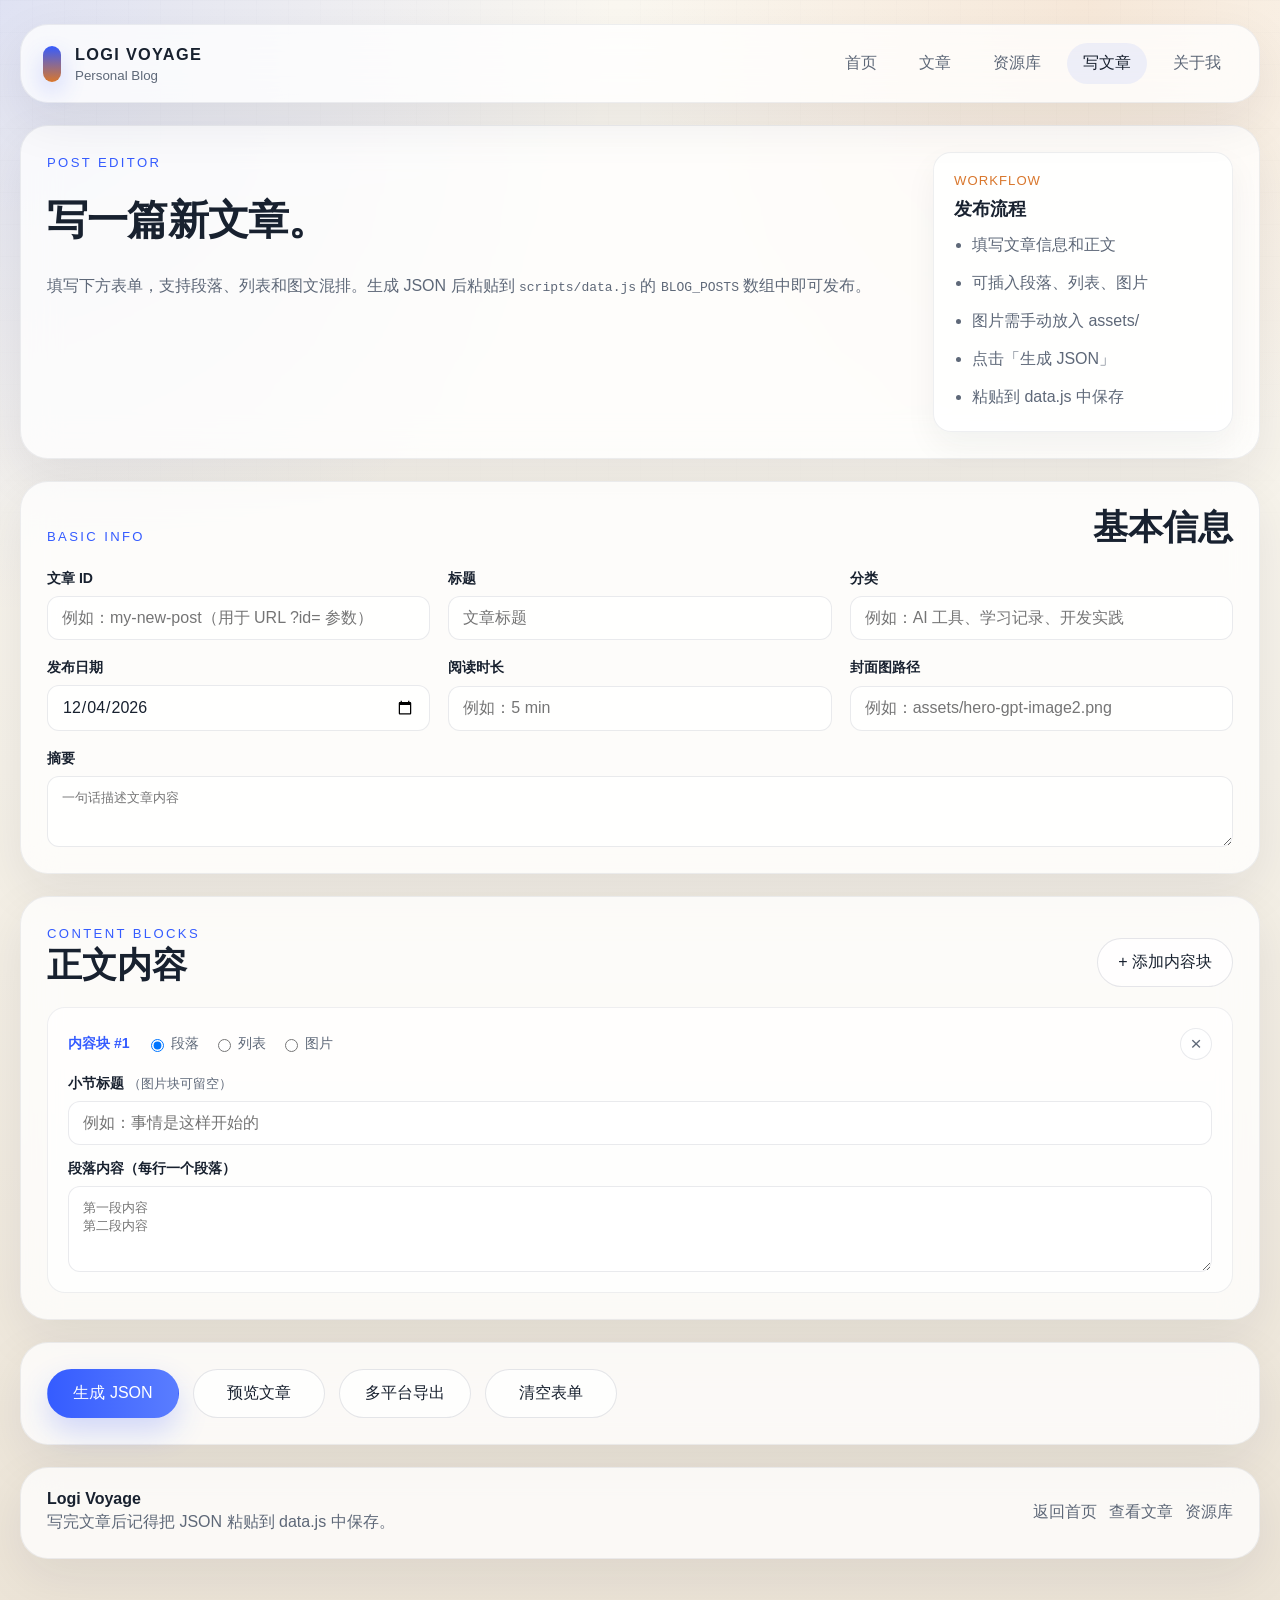
<file: editor.html>
<!DOCTYPE html>
<html lang="zh-CN">
<head>
  <meta charset="UTF-8">
  <meta name="viewport" content="width=device-width, initial-scale=1.0">
  <title>写文章 | Logi Voyage</title>
  <meta name="description" content="在线编写新文章，生成标准 JSON 数据后粘贴到 data.js 即可发布。">
  <link rel="stylesheet" href="styles/site.css">
  <link rel="stylesheet" href="styles/home.css">
</head>
<body data-page="editor">
  <div class="page-shell">
    <header class="site-header">
      <a class="brand" href="index.html">
        <span class="brand-mark"></span>
        <span class="brand-text">
          <strong>Logi Voyage</strong>
          <small>Personal Blog</small>
        </span>
      </a>
      <button class="nav-toggle" type="button" aria-expanded="false" aria-label="切换导航">
        <span></span>
        <span></span>
      </button>
      <nav class="site-nav">
        <a href="index.html">首页</a>
        <a href="posts.html">文章</a>
        <a href="https://link3.cc/voyagekit" target="_blank" rel="noreferrer">资源库</a>
        <a class="is-active" href="editor.html">写文章</a>
        <a href="profile.html">关于我</a>
      </nav>
    </header>

    <main>
      <section class="page-banner page-banner-split">
        <div class="page-banner-copy">
          <p class="eyebrow">Post Editor</p>
          <h1>写一篇新文章。</h1>
          <p>填写下方表单，支持段落、列表和图文混排。生成 JSON 后粘贴到 <code>scripts/data.js</code> 的 <code>BLOG_POSTS</code> 数组中即可发布。</p>
        </div>
        <div class="page-banner-side">
          <article class="mini-info-card">
            <span class="post-category">Workflow</span>
            <h3>发布流程</h3>
            <ul class="plain-list compact-list">
              <li>填写文章信息和正文</li>
              <li>可插入段落、列表、图片</li>
              <li>图片需手动放入 assets/</li>
              <li>点击「生成 JSON」</li>
              <li>粘贴到 data.js 中保存</li>
            </ul>
          </article>
        </div>
      </section>

      <!-- 基本信息 -->
      <section class="section-grid editor-section">
        <div class="section-heading">
          <p class="eyebrow">Basic Info</p>
          <h2>基本信息</h2>
        </div>
        <div class="editor-form-grid">
          <div class="editor-field">
            <label for="editor-id">文章 ID</label>
            <input id="editor-id" type="text" placeholder="例如：my-new-post（用于 URL ?id= 参数）">
          </div>
          <div class="editor-field">
            <label for="editor-title">标题</label>
            <input id="editor-title" type="text" placeholder="文章标题">
          </div>
          <div class="editor-field">
            <label for="editor-category">分类</label>
            <input id="editor-category" type="text" placeholder="例如：AI 工具、学习记录、开发实践">
          </div>
          <div class="editor-field">
            <label for="editor-date">发布日期</label>
            <input id="editor-date" type="date">
          </div>
          <div class="editor-field">
            <label for="editor-readtime">阅读时长</label>
            <input id="editor-readtime" type="text" placeholder="例如：5 min">
          </div>
          <div class="editor-field">
            <label for="editor-cover">封面图路径</label>
            <input id="editor-cover" type="text" placeholder="例如：assets/hero-gpt-image2.png">
          </div>
          <div class="editor-field editor-field--full">
            <label for="editor-summary">摘要</label>
            <textarea id="editor-summary" rows="3" placeholder="一句话描述文章内容"></textarea>
          </div>
        </div>
      </section>

      <!-- 正文内容块 -->
      <section class="section-grid editor-section">
        <div class="section-heading section-heading-inline">
          <div>
            <p class="eyebrow">Content Blocks</p>
            <h2>正文内容</h2>
          </div>
          <button id="add-block" class="button button-secondary" type="button">+ 添加内容块</button>
        </div>
        <div id="blocks-container" class="editor-blocks"></div>
      </section>

      <!-- 操作按钮 -->
      <section class="section-grid editor-section editor-actions">
        <button id="btn-generate" class="button button-primary" type="button">生成 JSON</button>
        <button id="btn-preview" class="button button-secondary" type="button">预览文章</button>
        <button id="btn-export" class="button button-secondary" type="button">多平台导出</button>
        <button id="btn-clear" class="button button-secondary" type="button">清空表单</button>
      </section>

      <!-- 多平台导出 -->
      <section id="platform-export-section" class="section-grid editor-section" style="display:none;">
        <div class="section-heading section-heading-inline">
          <div>
            <p class="eyebrow">Platform Export</p>
            <h2>多平台导出</h2>
          </div>
          <button id="btn-copy-platform" class="button button-secondary" type="button">复制当前内容</button>
        </div>
        <div class="platform-export-tabs" role="tablist" aria-label="多平台导出格式">
          <button class="platform-tab is-active" type="button" data-export-format="markdown">Markdown</button>
          <button class="platform-tab" type="button" data-export-format="wechat">公众号 HTML</button>
          <button class="platform-tab" type="button" data-export-format="zhihu">知乎 HTML</button>
          <button class="platform-tab" type="button" data-export-format="xhs">小红书文案</button>
        </div>
        <div class="platform-export-meta">
          <span id="platform-export-label">Markdown</span>
          <span id="platform-export-note">适合归档、二次编辑，或交给发布脚本继续处理。</span>
        </div>
        <textarea id="platform-export-output" class="platform-export-output" rows="18" spellcheck="false"></textarea>
        <p class="editor-hint">第一版只做内容适配和复制，不直接登录平台、不保存 Cookie、不自动发布。</p>
      </section>

      <!-- JSON 输出 -->
      <section id="output-section" class="section-grid editor-section" style="display:none;">
        <div class="section-heading section-heading-inline">
          <div>
            <p class="eyebrow">Output</p>
            <h2>生成的 JSON</h2>
          </div>
          <button id="btn-copy" class="button button-secondary" type="button">复制到剪贴板</button>
        </div>
        <pre id="json-output" class="editor-json-output"></pre>
        <p class="editor-hint">复制上方内容，粘贴到 <code>scripts/data.js</code> 中 <code>];</code> 之前，记得在前面加一个逗号。</p>
      </section>

      <!-- 预览区域 -->
      <section id="preview-section" class="section-grid editor-section" style="display:none;">
        <div class="section-heading">
          <p class="eyebrow">Preview</p>
          <h2>文章预览</h2>
        </div>
        <div id="preview-container" class="editor-preview"></div>
      </section>
    </main>

    <footer class="site-footer" id="contact">
      <div>
        <strong>Logi Voyage</strong>
        <p>写完文章后记得把 JSON 粘贴到 data.js 中保存。</p>
      </div>
      <div class="footer-links">
        <a href="index.html">返回首页</a>
        <a href="posts.html">查看文章</a>
        <a href="https://link3.cc/voyagekit" target="_blank" rel="noreferrer">资源库</a>
      </div>
    </footer>
  </div>

  <script src="scripts/data.js"></script>
  <script src="scripts/site.js"></script>
  <script src="scripts/editor.js"></script>
</body>
</html>
</file>
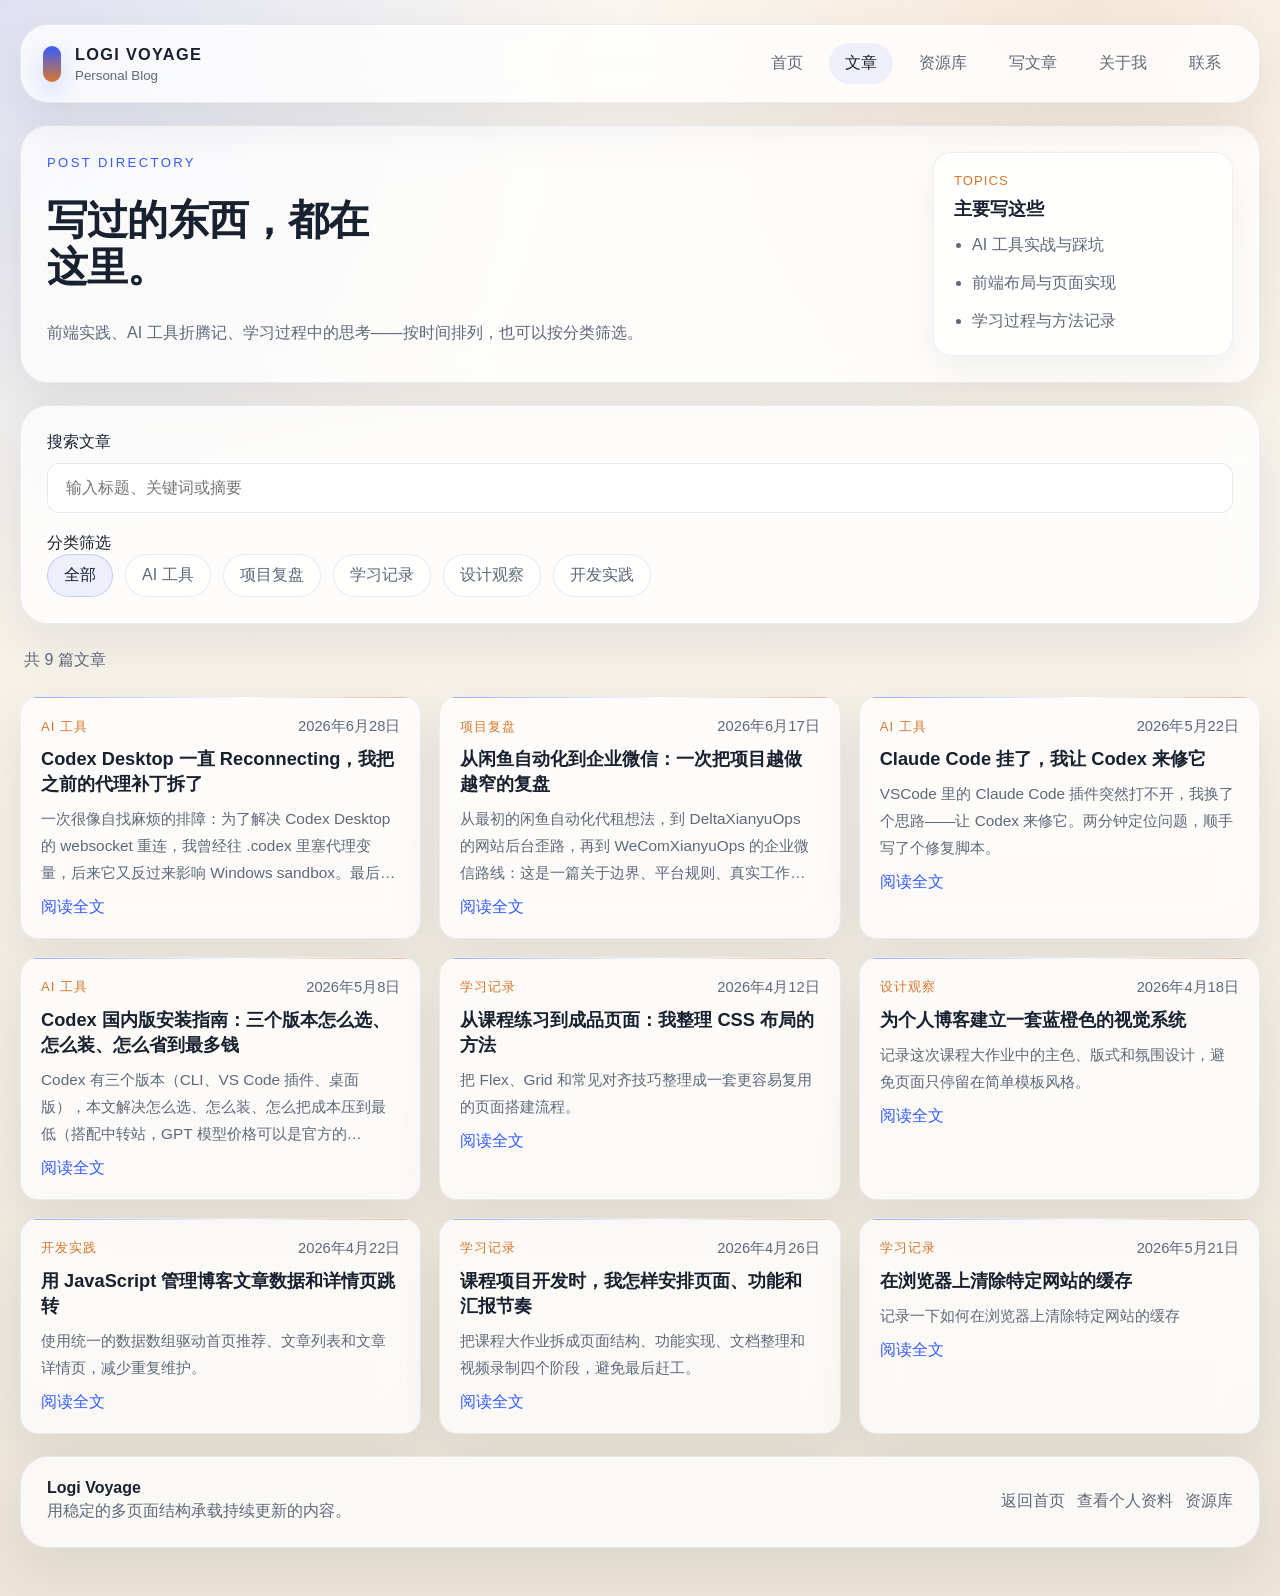
<file: posts.html>
<!DOCTYPE html>
<html lang="zh-CN">
<head>
  <meta charset="UTF-8">
  <meta name="viewport" content="width=device-width, initial-scale=1.0">
  <title>文章列表 | Logi Voyage</title>
  <meta name="description" content="浏览个人博客中的文章列表，支持分类筛选与关键词搜索。">
  <link rel="stylesheet" href="styles/site.css">
  <link rel="stylesheet" href="styles/home.css">
</head>
<body data-page="posts">
  <div class="page-shell">
    <header class="site-header">
      <a class="brand" href="index.html">
        <span class="brand-mark"></span>
        <span class="brand-text">
          <strong>Logi Voyage</strong>
          <small>Personal Blog</small>
        </span>
      </a>
      <button class="nav-toggle" type="button" aria-expanded="false" aria-label="切换导航">
        <span></span>
        <span></span>
      </button>
      <nav class="site-nav">
        <a href="index.html">首页</a>
        <a class="is-active" href="posts.html">文章</a>
        <a href="https://link3.cc/voyagekit" target="_blank" rel="noreferrer">资源库</a>
        <a href="editor.html">写文章</a>
        <a href="profile.html">关于我</a>
        <a href="#contact">联系</a>
      </nav>
    </header>

    <main>
      <section class="page-banner page-banner-split">
        <div class="page-banner-copy">
          <p class="eyebrow">Post Directory</p>
          <h1>写过的东西，都在这里。</h1>
          <p>前端实践、AI 工具折腾记、学习过程中的思考——按时间排列，也可以按分类筛选。</p>
        </div>
        <div class="page-banner-side">
          <article class="mini-info-card">
            <span class="post-category">Topics</span>
            <h3>主要写这些</h3>
            <ul class="plain-list compact-list">
              <li>AI 工具实战与踩坑</li>
              <li>前端布局与页面实现</li>
              <li>学习过程与方法记录</li>
            </ul>
          </article>
        </div>
      </section>

      <section class="filters-panel">
        <div class="search-box">
          <label for="search-input">搜索文章</label>
          <input id="search-input" type="search" placeholder="输入标题、关键词或摘要">
        </div>
        <div class="filter-group">
          <span>分类筛选</span>
          <div id="category-filters" class="chip-row"></div>
        </div>
      </section>

      <section class="results-meta">
        <p id="results-count">共 0 篇文章</p>
      </section>

      <section id="post-list" class="post-grid"></section>
    </main>

    <footer class="site-footer" id="contact">
      <div>
        <strong>Logi Voyage</strong>
        <p>用稳定的多页面结构承载持续更新的内容。</p>
      </div>
      <div class="footer-links">
        <a href="index.html">返回首页</a>
        <a href="profile.html">查看个人资料</a>
        <a href="https://link3.cc/voyagekit" target="_blank" rel="noreferrer">资源库</a>
      </div>
    </footer>
  </div>

  <script src="scripts/data.js"></script>
  <script src="scripts/site.js"></script>
  <script src="scripts/posts.js"></script>
</body>
</html>
</file>
<file: styles/site.css>
:root {
  --bg: #f5f1e8;
  --bg-alt: #ece4d7;
  --panel: rgba(255, 255, 255, 0.76);
  --panel-strong: rgba(255, 255, 255, 0.88);
  --line: rgba(40, 55, 82, 0.08);
  --line-strong: rgba(53, 92, 255, 0.18);
  --text: #18212f;
  --muted: #5e6878;
  --accent: #355cff;
  --accent-warm: #d9772d;
  --accent-soft: #edf2ff;
  --shadow: 0 18px 52px rgba(22, 31, 46, 0.08);
  --radius-lg: 28px;
  --radius-md: 18px;
  --radius-sm: 12px;
  --max-width: 1240px;
}

* {
  box-sizing: border-box;
}

html {
  scroll-behavior: smooth;
}

body {
  margin: 0;
  min-height: 100vh;
  color: var(--text);
  background:
    radial-gradient(circle at top left, rgba(53, 92, 255, 0.14), transparent 30%),
    radial-gradient(circle at 85% 0, rgba(217, 119, 45, 0.12), transparent 24%),
    linear-gradient(180deg, #fbf8f1 0%, var(--bg) 48%, var(--bg-alt) 100%);
  font-family: "PingFang SC", "Hiragino Sans GB", "Microsoft YaHei UI", "Segoe UI", sans-serif;
}

body::before {
  content: "";
  position: fixed;
  inset: 0;
  pointer-events: none;
  background-image:
    linear-gradient(rgba(24, 33, 47, 0.035) 1px, transparent 1px),
    linear-gradient(90deg, rgba(24, 33, 47, 0.035) 1px, transparent 1px);
  background-size: 100% 32px, 32px 100%;
  mask-image: linear-gradient(180deg, rgba(0, 0, 0, 0.28), transparent 74%);
}

img {
  display: block;
  max-width: 100%;
}

a {
  color: inherit;
  text-decoration: none;
}

button,
input {
  font: inherit;
}

main {
  display: grid;
  gap: 22px;
}

.page-shell {
  position: relative;
  z-index: 1;
  width: min(calc(100% - 32px), var(--max-width));
  margin: 0 auto;
  padding: 24px 0 48px;
}

.site-header,
.site-footer,
.hero-panel,
.feature-card,
.story-card,
.post-card,
.filters-panel,
.profile-card,
.page-banner,
.post-hero,
.post-article,
.sidebar-card,
.hero-overlay-card,
.profile-hero,
.section-grid {
  background: var(--panel);
  border: 1px solid var(--line);
  box-shadow: var(--shadow);
  backdrop-filter: blur(18px);
}

.site-header,
.site-footer,
.page-banner,
.filters-panel,
.profile-hero,
.post-hero,
.post-article,
.post-layout,
.section-grid,
.hero-panel {
  border-radius: var(--radius-lg);
}

.site-header {
  position: sticky;
  top: 14px;
  z-index: 20;
  display: flex;
  align-items: center;
  justify-content: space-between;
  gap: 20px;
  margin-bottom: 22px;
  padding: 18px 22px;
}

.brand {
  display: inline-flex;
  align-items: center;
  gap: 14px;
}

.brand-mark {
  width: 18px;
  height: 36px;
  border-radius: 999px;
  background: linear-gradient(180deg, var(--accent), var(--accent-warm));
  box-shadow: 0 10px 24px rgba(53, 92, 255, 0.24);
}

.brand-text {
  display: grid;
  gap: 4px;
}

.brand-text strong {
  color: var(--text);
  font-size: 1.02rem;
  letter-spacing: 0.08em;
  text-transform: uppercase;
}

.brand-text small {
  color: var(--muted);
}

.site-nav {
  display: flex;
  align-items: center;
  gap: 10px;
}

.site-nav a,
.button,
.chip {
  border-radius: 999px;
}

.site-nav a {
  padding: 10px 16px;
  color: var(--muted);
  transition: 0.25s ease;
}

.site-nav a:hover,
.site-nav a.is-active {
  color: var(--text);
  background: rgba(53, 92, 255, 0.08);
}

.nav-toggle {
  display: none;
  width: 46px;
  height: 46px;
  border: 1px solid rgba(40, 55, 82, 0.1);
  border-radius: 50%;
  background: rgba(255, 255, 255, 0.8);
  cursor: pointer;
}

.nav-toggle span {
  display: block;
  width: 20px;
  height: 2px;
  margin: 6px auto;
  background: var(--text);
}

.eyebrow {
  margin: 0;
  color: var(--accent);
  font-size: 0.82rem;
  letter-spacing: 0.18em;
  text-transform: uppercase;
}

h1,
h2,
h3,
p {
  margin: 0;
}

h1,
h2,
h3 {
  color: var(--text);
}

h1,
h2 {
  font-family: "Georgia", "Songti SC", "STSong", serif;
}

h1 {
  font-size: clamp(2.1rem, 4.4vw, 4rem);
  line-height: 1.08;
  letter-spacing: -0.02em;
}

h2 {
  font-size: clamp(1.45rem, 2.8vw, 2.2rem);
  line-height: 1.16;
}

h3 {
  font-size: 1.14rem;
}

p,
li {
  color: var(--muted);
  line-height: 1.75;
}

.hero-panel {
  display: grid;
  grid-template-columns: 1.05fr 1fr;
  gap: 28px;
  padding: 28px;
}

.hero-copy,
.profile-copy {
  display: grid;
  align-content: center;
  gap: 18px;
}

.hero-summary {
  max-width: 56ch;
  font-size: 1.02rem;
}

.hero-actions,
.profile-badges,
.chip-row,
.footer-links,
.hero-stats {
  display: flex;
  flex-wrap: wrap;
  gap: 12px;
}

.button {
  display: inline-flex;
  align-items: center;
  justify-content: center;
  min-width: 132px;
  padding: 13px 20px;
  border: 1px solid transparent;
  transition: transform 0.25s ease, box-shadow 0.25s ease, background 0.25s ease;
}

.button:hover,
.post-card:hover,
.feature-card:hover,
.story-card:hover {
  transform: translateY(-4px);
}

.button-primary {
  color: #ffffff;
  background: linear-gradient(90deg, var(--accent), #5a7dff);
  box-shadow: 0 14px 30px rgba(53, 92, 255, 0.22);
}

.button-secondary {
  color: var(--text);
  border-color: rgba(40, 55, 82, 0.12);
  background: rgba(255, 255, 255, 0.72);
}

.hero-stats {
  padding: 0;
  list-style: none;
}

.hero-stats li {
  min-width: 120px;
  padding: 14px 18px;
  border-radius: var(--radius-md);
  background: rgba(255, 255, 255, 0.82);
  border: 1px solid rgba(40, 55, 82, 0.08);
}

.hero-stats strong {
  display: block;
  margin-bottom: 6px;
  color: var(--text);
  font-size: 1.8rem;
}

.hero-visual {
  position: relative;
  min-height: 100%;
  overflow: hidden;
  border-radius: calc(var(--radius-lg) - 8px);
}

.hero-visual::after {
  content: "";
  position: absolute;
  inset: auto 0 0;
  height: 45%;
  background: linear-gradient(180deg, transparent, rgba(24, 33, 47, 0.65));
}

.hero-visual img {
  width: 100%;
  height: 100%;
  min-height: 460px;
  object-fit: cover;
}

.hero-overlay-card {
  position: absolute;
  left: 22px;
  bottom: 22px;
  z-index: 1;
  display: grid;
  gap: 4px;
  padding: 18px 20px;
  border-radius: var(--radius-md);
  background: rgba(255, 255, 255, 0.84);
  border-color: rgba(40, 55, 82, 0.08);
}

.hero-overlay-card span,
.feature-tag,
.post-meta span,
.post-category {
  color: var(--accent-warm);
  font-size: 0.82rem;
  letter-spacing: 0.08em;
  text-transform: uppercase;
}

.section-grid,
.page-banner,
.filters-panel,
.profile-hero,
.post-hero,
.post-article {
  padding: 26px;
}

.section-heading,
.section-heading-inline {
  display: flex;
  align-items: end;
  justify-content: space-between;
  gap: 16px;
  margin-bottom: 20px;
}

.feature-grid,
.post-grid,
.story-layout,
.profile-grid {
  display: grid;
  gap: 18px;
}

.feature-grid {
  grid-template-columns: repeat(3, minmax(0, 1fr));
}

.feature-card,
.story-card,
.post-card,
.profile-card,
.sidebar-card,
.quick-card,
.account-card,
.mini-info-card,
.social-link {
  padding: 20px;
  border-radius: var(--radius-md);
}

.feature-card,
.story-card,
.post-card {
  position: relative;
  overflow: hidden;
}

.feature-card::before,
.story-card::before,
.post-card::before,
.profile-card::before,
.account-card::before {
  content: "";
  position: absolute;
  inset: 0 auto auto 0;
  width: 100%;
  height: 1px;
  background: linear-gradient(90deg, var(--accent), transparent 55%, var(--accent-warm));
  opacity: 0.5;
}

.feature-tag {
  display: inline-block;
  margin-bottom: 16px;
}

.post-grid {
  grid-template-columns: repeat(3, minmax(0, 1fr));
}

.post-card {
  display: grid;
  align-content: start;
  gap: 10px;
  min-height: 100%;
}

.post-card p {
  font-size: 0.96rem;
  display: -webkit-box;
  -webkit-line-clamp: 3;
  -webkit-box-orient: vertical;
  overflow: hidden;
}

.post-meta {
  display: flex;
  align-items: center;
  justify-content: space-between;
  gap: 12px;
}

.post-card h3 {
  line-height: 1.38;
}

.post-meta time {
  color: var(--muted);
  font-size: 0.92rem;
}

.text-link {
  color: var(--accent);
}

.story-layout {
  grid-template-columns: repeat(3, minmax(0, 1fr));
}

.site-footer {
  display: flex;
  align-items: center;
  justify-content: space-between;
  gap: 24px;
  margin-top: 22px;
  padding: 22px 26px;
}

.footer-links a {
  color: var(--muted);
}

.footer-links a:hover,
.text-link:hover {
  color: var(--text);
}

.page-banner h1 {
  max-width: 16ch;
  margin: 10px 0 16px;
}

.filters-panel {
  display: grid;
  gap: 20px;
}

.search-box {
  display: grid;
  gap: 10px;
}

.search-box label,
.filter-group span {
  color: var(--text);
}

.search-box input {
  width: 100%;
  padding: 15px 18px;
  color: var(--text);
  background: rgba(255, 255, 255, 0.82);
  border: 1px solid rgba(40, 55, 82, 0.1);
  border-radius: var(--radius-sm);
  outline: none;
}

.search-box input:focus {
  border-color: var(--accent);
  box-shadow: 0 0 0 3px rgba(53, 92, 255, 0.14);
}

.chip {
  padding: 10px 16px;
  border: 1px solid rgba(40, 55, 82, 0.1);
  color: var(--muted);
  background: rgba(255, 255, 255, 0.8);
  cursor: pointer;
  transition: 0.25s ease;
}

.chip.is-active,
.chip:hover {
  color: var(--text);
  border-color: rgba(53, 92, 255, 0.22);
  background: rgba(53, 92, 255, 0.08);
}

.results-meta {
  padding-inline: 4px;
}

.post-page {
  display: grid;
  gap: 22px;
}

.post-layout {
  display: grid;
  grid-template-columns: minmax(0, 1.55fr) 320px;
  gap: 22px;
}

.post-hero-refined {
  display: grid;
  gap: 18px;
}

.post-hero-main {
  display: grid;
  grid-template-columns: minmax(0, 1.1fr) 360px;
  gap: 24px;
  align-items: start;
}

.post-hero-copy {
  display: grid;
  gap: 14px;
}

.post-hero-copy .post-title {
  margin: 0;
  max-width: 16ch;
  font-size: clamp(2rem, 3.8vw, 3.25rem);
  line-height: 1.14;
}

.post-lead {
  max-width: 60ch;
  font-size: 1.02rem;
}

.post-meta-refined {
  width: fit-content;
  padding: 8px 14px;
  border-radius: 999px;
  background: rgba(53, 92, 255, 0.06);
  border: 1px solid rgba(53, 92, 255, 0.1);
}

.post-hero-cover-wrap {
  padding: 12px;
  border-radius: 22px;
  background: rgba(255, 255, 255, 0.76);
  border: 1px solid rgba(40, 55, 82, 0.08);
}

.post-hero-cover-wrap img {
  margin-top: 0;
  height: 100%;
  min-height: 280px;
  border-radius: 16px;
}

.post-hero-notes {
  display: grid;
  grid-template-columns: repeat(2, minmax(0, 1fr));
  gap: 16px;
}

.post-hero-notes .mini-info-card h3,
.sidebar-card h3,
.quick-card h3,
.account-card h3 {
  line-height: 1.36;
}

.post-hero img {
  width: 100%;
  height: 360px;
  margin-top: 22px;
  object-fit: cover;
  border-radius: var(--radius-md);
}

.post-title {
  margin: 10px 0 14px;
}

.post-article {
  display: grid;
  gap: 20px;
  padding: 32px;
  background: rgba(255, 255, 255, 0.82);
}

.article-block {
  display: grid;
  gap: 14px;
  padding-bottom: 16px;
  border-bottom: 1px solid rgba(40, 55, 82, 0.08);
}

.article-block h2 {
  font-size: 1.36rem;
  line-height: 1.3;
}

.article-block:last-child {
  padding-bottom: 0;
  border-bottom: none;
}

.article-list {
  margin: 0;
  padding-left: 22px;
}

.article-list li + li {
  margin-top: 10px;
}

.sidebar-stack {
  display: grid;
  gap: 18px;
}

.post-sidebar-refined {
  align-content: start;
}

.sidebar-card {
  display: grid;
  align-content: start;
  gap: 12px;
  min-height: 100%;
}

.sidebar-card-emphasis {
  background: rgba(247, 249, 255, 0.9);
  border-color: rgba(53, 92, 255, 0.12);
}

.recommend-list,
.plain-list {
  margin: 0;
  padding-left: 18px;
}

.recommend-list li + li,
.plain-list li + li {
  margin-top: 10px;
}

.profile-hero {
  display: grid;
  grid-template-columns: 220px minmax(0, 1fr);
  gap: 26px;
  align-items: center;
}

.profile-avatar {
  position: relative;
  width: 220px;
  aspect-ratio: 1;
  border-radius: 32px;
  background:
    radial-gradient(circle at 35% 30%, rgba(53, 92, 255, 0.28), transparent 24%),
    linear-gradient(135deg, rgba(53, 92, 255, 0.18), rgba(217, 119, 45, 0.18)),
    rgba(255, 255, 255, 0.08);
  border: 1px solid rgba(53, 92, 255, 0.16);
  overflow: hidden;
}

.profile-avatar span {
  position: absolute;
  inset: 22px;
  border-radius: 28px;
  background:
    radial-gradient(circle at 50% 28%, rgba(255, 255, 255, 0.92) 0 12%, transparent 12.5%),
    radial-gradient(circle at 50% 56%, rgba(255, 255, 255, 0.78) 0 24%, transparent 24.5%),
    linear-gradient(180deg, transparent 0 55%, rgba(217, 119, 45, 0.8) 55% 58%, transparent 58%);
  opacity: 0.85;
}

.profile-badges span {
  padding: 10px 14px;
  border-radius: 999px;
  background: rgba(255, 255, 255, 0.8);
  border: 1px solid rgba(40, 55, 82, 0.08);
  color: var(--text);
}

.profile-grid {
  grid-template-columns: repeat(3, minmax(0, 1fr));
}

.compact-list {
  margin: 0;
  padding-left: 18px;
}

.timeline {
  display: grid;
  gap: 14px;
}

.timeline-item {
  display: grid;
  grid-template-columns: 58px minmax(0, 1fr);
  gap: 18px;
  padding: 18px 20px;
  border-radius: var(--radius-md);
  background: rgba(255, 255, 255, 0.82);
  border: 1px solid rgba(40, 55, 82, 0.08);
}

.timeline-item span {
  display: grid;
  place-items: center;
  width: 58px;
  height: 58px;
  border-radius: 18px;
  color: #ffffff;
  background: linear-gradient(180deg, var(--accent), var(--accent-warm));
  font-weight: 700;
}

.empty-state {
  padding: 28px;
  text-align: center;
  border-radius: var(--radius-md);
  background: rgba(255, 255, 255, 0.82);
  border: 1px dashed rgba(53, 92, 255, 0.22);
}

@media (max-width: 960px) {
  .hero-panel,
  .profile-hero,
  .post-layout,
  .feature-grid,
  .post-grid,
  .story-layout,
  .profile-grid {
    grid-template-columns: 1fr;
  }

  .hero-visual img {
    min-height: 320px;
  }

  .post-hero img {
    height: 260px;
  }

  .post-hero-main,
  .post-hero-notes {
    grid-template-columns: 1fr;
  }

  .site-footer {
    flex-direction: column;
    align-items: flex-start;
  }
}

@media (max-width: 760px) {
  .page-shell {
    width: min(calc(100% - 20px), var(--max-width));
    padding-top: 16px;
  }

  .site-header {
    flex-wrap: wrap;
    gap: 14px;
    padding: 16px 18px;
  }

  .nav-toggle {
    display: inline-block;
  }

  .site-nav {
    display: none;
    width: 100%;
    flex-direction: column;
    align-items: stretch;
  }

  .site-nav.is-open {
    display: flex;
  }

  .site-nav a {
    width: 100%;
    text-align: center;
  }

  .hero-panel,
  .section-grid,
  .page-banner,
  .filters-panel,
  .profile-hero,
  .post-hero,
  .post-article {
    padding: 20px;
  }

  h1 {
    font-size: clamp(2rem, 11vw, 3rem);
  }

  .post-hero-copy .post-title {
    max-width: none;
    font-size: clamp(1.9rem, 8vw, 2.7rem);
  }

  .hero-overlay-card {
    left: 14px;
    right: 14px;
    bottom: 14px;
  }

  .profile-avatar {
    width: min(100%, 220px);
  }
}
</file>
<file: styles/home.css>
body.home-page .home-main {
  gap: 22px;
}

body.home-page .home-hero {
  grid-template-columns: minmax(0, 1.2fr) 360px;
  gap: 26px;
  align-items: stretch;
}

body.home-page .home-hero-copy {
  display: grid;
  align-content: start;
  gap: 18px;
}

body.home-page h1 {
  max-width: 16ch;
  font-size: clamp(1.95rem, 3.8vw, 3.1rem);
  line-height: 1.12;
}

body.home-page .home-avatar-hero {
  width: 136px;
  height: 136px;
  object-fit: cover;
  border-radius: 28px;
  border: 1px solid rgba(40, 55, 82, 0.08);
  background: rgba(255, 255, 255, 0.9);
  box-shadow: 0 16px 32px rgba(22, 31, 46, 0.08);
}

body.home-page .hero-summary {
  max-width: 58ch;
}

body.home-page .hero-aside {
  display: grid;
}

body.home-page .social-card {
  display: grid;
  align-content: start;
  gap: 14px;
  min-height: 100%;
}

body.home-page .social-card-head {
  display: grid;
  gap: 6px;
}

body.home-page .social-links {
  display: grid;
  gap: 12px;
}

body.home-page .social-link {
  display: flex;
  align-items: center;
  justify-content: space-between;
  gap: 14px;
  padding: 14px 16px;
  border-radius: 16px;
  background: rgba(255, 255, 255, 0.84);
  border: 1px solid rgba(40, 55, 82, 0.08);
  transition: transform 0.2s ease, border-color 0.2s ease;
  min-height: 72px;
}

body.home-page .social-link:hover {
  transform: translateY(-2px);
  border-color: rgba(53, 92, 255, 0.18);
}

body.home-page .social-link strong,
body.home-page .social-link span {
  color: var(--text);
}

body.home-page .social-link span {
  color: var(--muted);
  text-align: right;
}

body.home-page .social-link-muted {
  cursor: default;
}

body.home-page .social-link-muted:hover {
  transform: none;
  border-color: rgba(40, 55, 82, 0.08);
}

body.home-page .social-link--bilibili {
  background:
    linear-gradient(135deg, rgba(0, 174, 236, 0.14), rgba(255, 102, 153, 0.1)),
    rgba(255, 255, 255, 0.9);
  border-color: rgba(0, 174, 236, 0.18);
}

body.home-page .social-link--bilibili strong {
  color: #0f5f8f;
}

body.home-page .social-link--github {
  background:
    linear-gradient(135deg, rgba(36, 41, 46, 0.1), rgba(88, 96, 105, 0.06)),
    rgba(255, 255, 255, 0.9);
  border-color: rgba(36, 41, 46, 0.14);
}

body.home-page .social-link--github strong {
  color: #1f252c;
}

body.home-page .social-link--douyin {
  background:
    linear-gradient(135deg, rgba(37, 244, 238, 0.16), rgba(254, 44, 85, 0.12)),
    rgba(255, 255, 255, 0.9);
  border-color: rgba(37, 244, 238, 0.18);
}

body.home-page .social-link--douyin strong {
  color: #7a1830;
}

body.home-page .social-link--voyagekit {
  background:
    linear-gradient(135deg, rgba(37, 99, 235, 0.14), rgba(20, 184, 166, 0.12)),
    rgba(255, 255, 255, 0.9);
  border-color: rgba(20, 184, 166, 0.18);
}

body.home-page .social-link--voyagekit strong {
  color: #125e72;
}

body.home-page .social-link--wechat {
  background:
    linear-gradient(135deg, rgba(7, 193, 96, 0.14), rgba(119, 226, 168, 0.08)),
    rgba(255, 255, 255, 0.9);
  border-color: rgba(7, 193, 96, 0.16);
}

body.home-page .social-link--wechat strong {
  color: #177145;
}

body.home-page .home-overview-grid,
body.home-page .latest-posts-section,
body.home-page .narrative-section {
  background: rgba(255, 255, 255, 0.74);
}

body.home-page .home-story-layout,
body.home-page .home-feature-grid {
  gap: 16px;
}

.page-banner-split {
  display: grid;
  grid-template-columns: minmax(0, 1.2fr) 300px;
  gap: 24px;
  align-items: start;
}

.page-banner-copy {
  display: grid;
  gap: 12px;
}

.page-banner-copy h1 {
  max-width: 16ch;
  font-size: clamp(1.8rem, 3.2vw, 2.65rem);
  line-height: 1.15;
}

.page-banner-side {
  display: grid;
}

.mini-info-card {
  display: grid;
  align-content: start;
  min-height: 100%;
  padding: 20px;
  border-radius: var(--radius-md);
  background: rgba(255, 255, 255, 0.82);
  border: 1px solid rgba(40, 55, 82, 0.08);
  box-shadow: 0 14px 32px rgba(22, 31, 46, 0.05);
}

.mini-info-card h3 {
  margin: 8px 0 10px;
}

.profile-hero-expanded {
  grid-template-columns: 320px minmax(0, 1fr);
  align-items: start;
}

.profile-avatar-image-wrap {
  width: 100%;
  padding: 14px;
  background: rgba(255, 255, 255, 0.8);
}

.profile-avatar-image {
  width: 100%;
  aspect-ratio: 1;
  object-fit: cover;
  border-radius: 26px;
}

.profile-heading-block {
  display: grid;
  gap: 12px;
}

.profile-heading-block h1 {
  font-size: clamp(1.95rem, 3.5vw, 2.9rem);
  line-height: 1.14;
}

.profile-social-section .account-grid {
  display: grid;
  grid-template-columns: repeat(5, minmax(0, 1fr));
  gap: 16px;
}

.account-card {
  display: grid;
  align-content: start;
  gap: 10px;
  min-height: 220px;
  padding: 22px;
  border-radius: var(--radius-md);
  background: rgba(255, 255, 255, 0.82);
  border: 1px solid rgba(40, 55, 82, 0.08);
  box-shadow: 0 14px 32px rgba(22, 31, 46, 0.05);
  transition: transform 0.2s ease, border-color 0.2s ease;
}

.account-card:hover {
  transform: translateY(-3px);
  border-color: rgba(53, 92, 255, 0.18);
}

.account-card-muted:hover {
  transform: none;
  border-color: rgba(40, 55, 82, 0.08);
}

.account-card--bilibili {
  background:
    linear-gradient(135deg, rgba(0, 174, 236, 0.16), rgba(255, 102, 153, 0.1)),
    rgba(255, 255, 255, 0.9);
  border-color: rgba(0, 174, 236, 0.18);
}

.account-card--bilibili .feature-tag,
.account-card--bilibili h3 {
  color: #0f5f8f;
}

.account-card--github {
  background:
    linear-gradient(135deg, rgba(36, 41, 46, 0.12), rgba(88, 96, 105, 0.07)),
    rgba(255, 255, 255, 0.9);
  border-color: rgba(36, 41, 46, 0.14);
}

.account-card--github .feature-tag,
.account-card--github h3 {
  color: #1f252c;
}

.account-card--douyin {
  background:
    linear-gradient(135deg, rgba(37, 244, 238, 0.18), rgba(254, 44, 85, 0.12)),
    rgba(255, 255, 255, 0.9);
  border-color: rgba(37, 244, 238, 0.18);
}

.account-card--douyin .feature-tag,
.account-card--douyin h3 {
  color: #7a1830;
}

.account-card--voyagekit {
  background:
    linear-gradient(135deg, rgba(37, 99, 235, 0.14), rgba(20, 184, 166, 0.12)),
    rgba(255, 255, 255, 0.9);
  border-color: rgba(20, 184, 166, 0.18);
}

.account-card--voyagekit .feature-tag,
.account-card--voyagekit h3 {
  color: #125e72;
}

.account-card--wechat {
  background:
    linear-gradient(135deg, rgba(7, 193, 96, 0.14), rgba(119, 226, 168, 0.08)),
    rgba(255, 255, 255, 0.9);
  border-color: rgba(7, 193, 96, 0.16);
}

.account-card--wechat .feature-tag,
.account-card--wechat h3 {
  color: #177145;
}

.account-card p {
  line-height: 1.72;
}

@media (max-width: 1100px) {
  body.home-page .home-hero,
  .page-banner-split,
  .profile-hero-expanded,
  .profile-social-section .account-grid {
    grid-template-columns: 1fr;
  }
}

@media (max-width: 760px) {
  body.home-page h1,
  .page-banner-copy h1,
  .profile-heading-block h1 {
    max-width: none;
    font-size: clamp(1.9rem, 8vw, 2.8rem);
  }

  body.home-page .home-avatar-hero {
    width: 108px;
    height: 108px;
    border-radius: 24px;
  }

  .profile-social-section .account-grid {
    grid-template-columns: 1fr;
  }
}

/* ── Editor page ── */

.editor-section code {
  padding: 2px 6px;
  border-radius: 6px;
  background: rgba(53, 92, 255, 0.08);
  font-size: 0.92em;
}

.editor-form-grid {
  display: grid;
  grid-template-columns: repeat(3, minmax(0, 1fr));
  gap: 18px;
}

.editor-field {
  display: grid;
  gap: 8px;
}

.editor-field label {
  font-size: 0.88rem;
  font-weight: 600;
  color: var(--text);
}

.editor-field input,
.editor-field textarea {
  width: 100%;
  padding: 12px 14px;
  color: var(--text);
  background: rgba(255, 255, 255, 0.82);
  border: 1px solid rgba(40, 55, 82, 0.1);
  border-radius: var(--radius-sm);
  outline: none;
  transition: border-color 0.2s ease, box-shadow 0.2s ease;
}

.editor-field input:focus,
.editor-field textarea:focus {
  border-color: var(--accent);
  box-shadow: 0 0 0 3px rgba(53, 92, 255, 0.14);
}

.editor-field textarea {
  resize: vertical;
  font-family: inherit;
}

.editor-field--full {
  grid-column: 1 / -1;
}

.editor-blocks {
  display: grid;
  gap: 16px;
}

.editor-block {
  padding: 20px;
  border-radius: var(--radius-md);
  background: rgba(255, 255, 255, 0.72);
  border: 1px solid rgba(40, 55, 82, 0.08);
  display: grid;
  gap: 14px;
}

.editor-block-header {
  display: flex;
  align-items: center;
  gap: 16px;
}

.editor-block-num {
  font-size: 0.88rem;
  font-weight: 600;
  color: var(--accent);
}

.editor-block-type-row {
  display: flex;
  gap: 14px;
  font-size: 0.88rem;
  color: var(--muted);
}

.editor-block-type-row label {
  cursor: pointer;
  display: inline-flex;
  align-items: center;
  gap: 4px;
}

.editor-block-remove {
  margin-left: auto;
  width: 32px;
  height: 32px;
  border: 1px solid rgba(40, 55, 82, 0.1);
  border-radius: 50%;
  background: rgba(255, 255, 255, 0.8);
  color: var(--muted);
  font-size: 1.2rem;
  cursor: pointer;
  display: grid;
  place-items: center;
  transition: color 0.2s, border-color 0.2s;
}

.editor-block-remove:hover {
  color: #d94040;
  border-color: rgba(217, 64, 64, 0.3);
}

.editor-block-body .editor-field {
  margin: 0;
}

.editor-actions {
  display: flex;
  gap: 14px;
  flex-wrap: wrap;
}

.editor-json-output {
  padding: 20px;
  border-radius: var(--radius-md);
  background: #1e2430;
  color: #c8d6e5;
  font-family: "Consolas", "Monaco", "Courier New", monospace;
  font-size: 0.88rem;
  line-height: 1.65;
  overflow-x: auto;
  white-space: pre;
  margin: 0;
}

.platform-export-tabs {
  display: flex;
  flex-wrap: wrap;
  gap: 10px;
  margin-bottom: 14px;
}

.platform-tab {
  min-height: 42px;
  padding: 10px 15px;
  color: var(--muted);
  background: rgba(255, 255, 255, 0.72);
  border: 1px solid rgba(40, 55, 82, 0.1);
  border-radius: 999px;
  cursor: pointer;
  transition: color 0.2s ease, border-color 0.2s ease, background 0.2s ease;
}

.platform-tab:hover,
.platform-tab.is-active {
  color: var(--text);
  background: rgba(53, 92, 255, 0.08);
  border-color: rgba(53, 92, 255, 0.22);
}

.platform-export-meta {
  display: flex;
  align-items: center;
  justify-content: space-between;
  gap: 14px;
  margin-bottom: 10px;
  padding: 12px 14px;
  border-radius: var(--radius-sm);
  background: rgba(255, 255, 255, 0.66);
  border: 1px solid rgba(40, 55, 82, 0.08);
}

.platform-export-meta span:first-child {
  flex: 0 0 auto;
  color: var(--accent);
  font-weight: 700;
}

.platform-export-meta span:last-child {
  color: var(--muted);
  font-size: 0.9rem;
  text-align: right;
}

.platform-export-output {
  width: 100%;
  min-height: 360px;
  padding: 18px 20px;
  color: #d9e3f0;
  background:
    linear-gradient(180deg, rgba(255, 255, 255, 0.04), transparent 34%),
    #202635;
  border: 1px solid rgba(40, 55, 82, 0.12);
  border-radius: var(--radius-md);
  outline: none;
  resize: vertical;
  font-family: "Consolas", "Monaco", "Courier New", monospace;
  font-size: 0.9rem;
  line-height: 1.7;
  box-shadow: inset 0 1px 0 rgba(255, 255, 255, 0.04);
}

.platform-export-output:focus {
  border-color: rgba(53, 92, 255, 0.42);
  box-shadow: 0 0 0 3px rgba(53, 92, 255, 0.14);
}

.editor-hint {
  margin-top: 8px;
  font-size: 0.9rem;
}

.editor-preview {
  border-radius: var(--radius-md);
  overflow: hidden;
}

.editor-preview .post-hero,
.editor-preview .post-layout {
  border-radius: 0;
}

@media (max-width: 960px) {
  .editor-form-grid {
    grid-template-columns: repeat(2, minmax(0, 1fr));
  }
}

@media (max-width: 760px) {
  .editor-form-grid {
    grid-template-columns: 1fr;
  }

  .editor-block-header {
    flex-wrap: wrap;
  }

  .editor-actions {
    flex-direction: column;
  }

  .editor-actions .button {
    width: 100%;
  }

  .platform-export-tabs,
  .platform-export-meta {
    align-items: stretch;
    flex-direction: column;
  }

  .platform-tab {
    width: 100%;
  }

  .platform-export-meta span:last-child {
    text-align: left;
  }
}

/* ── Article inline images ── */

.article-figure {
  margin: 16px 0;
  text-align: center;
}

.article-figure img {
  width: 100%;
  border-radius: var(--radius-md);
  border: 1px solid var(--line);
}

.article-figure figcaption {
  margin-top: 10px;
  font-size: 0.9rem;
  color: var(--muted);
}

/* ── Editor image helpers ── */

.editor-optional {
  color: var(--muted);
  font-weight: 400;
  font-size: 0.82rem;
}

.editor-image-preview {
  margin-top: 8px;
}

.editor-image-preview img {
  max-width: 100%;
  max-height: 300px;
  border-radius: var(--radius-sm);
  border: 1px solid var(--line);
}
</file>
